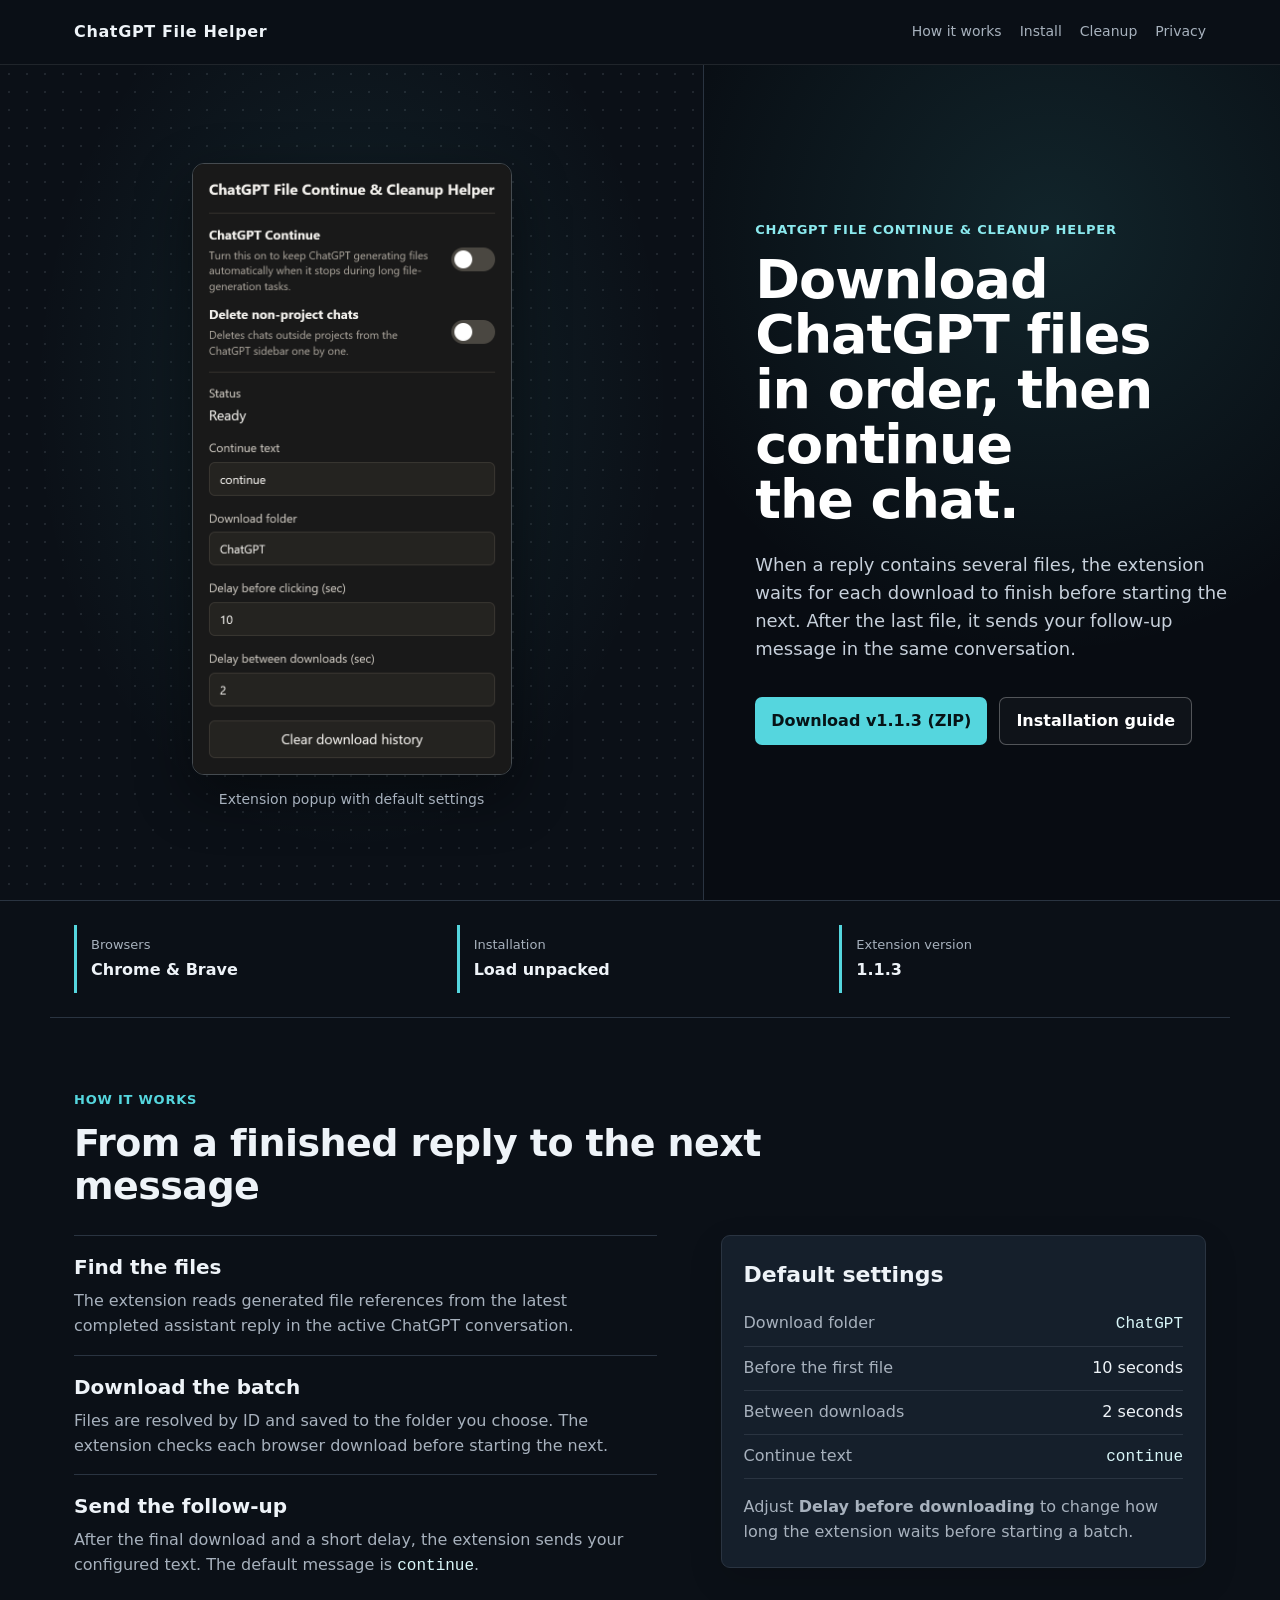
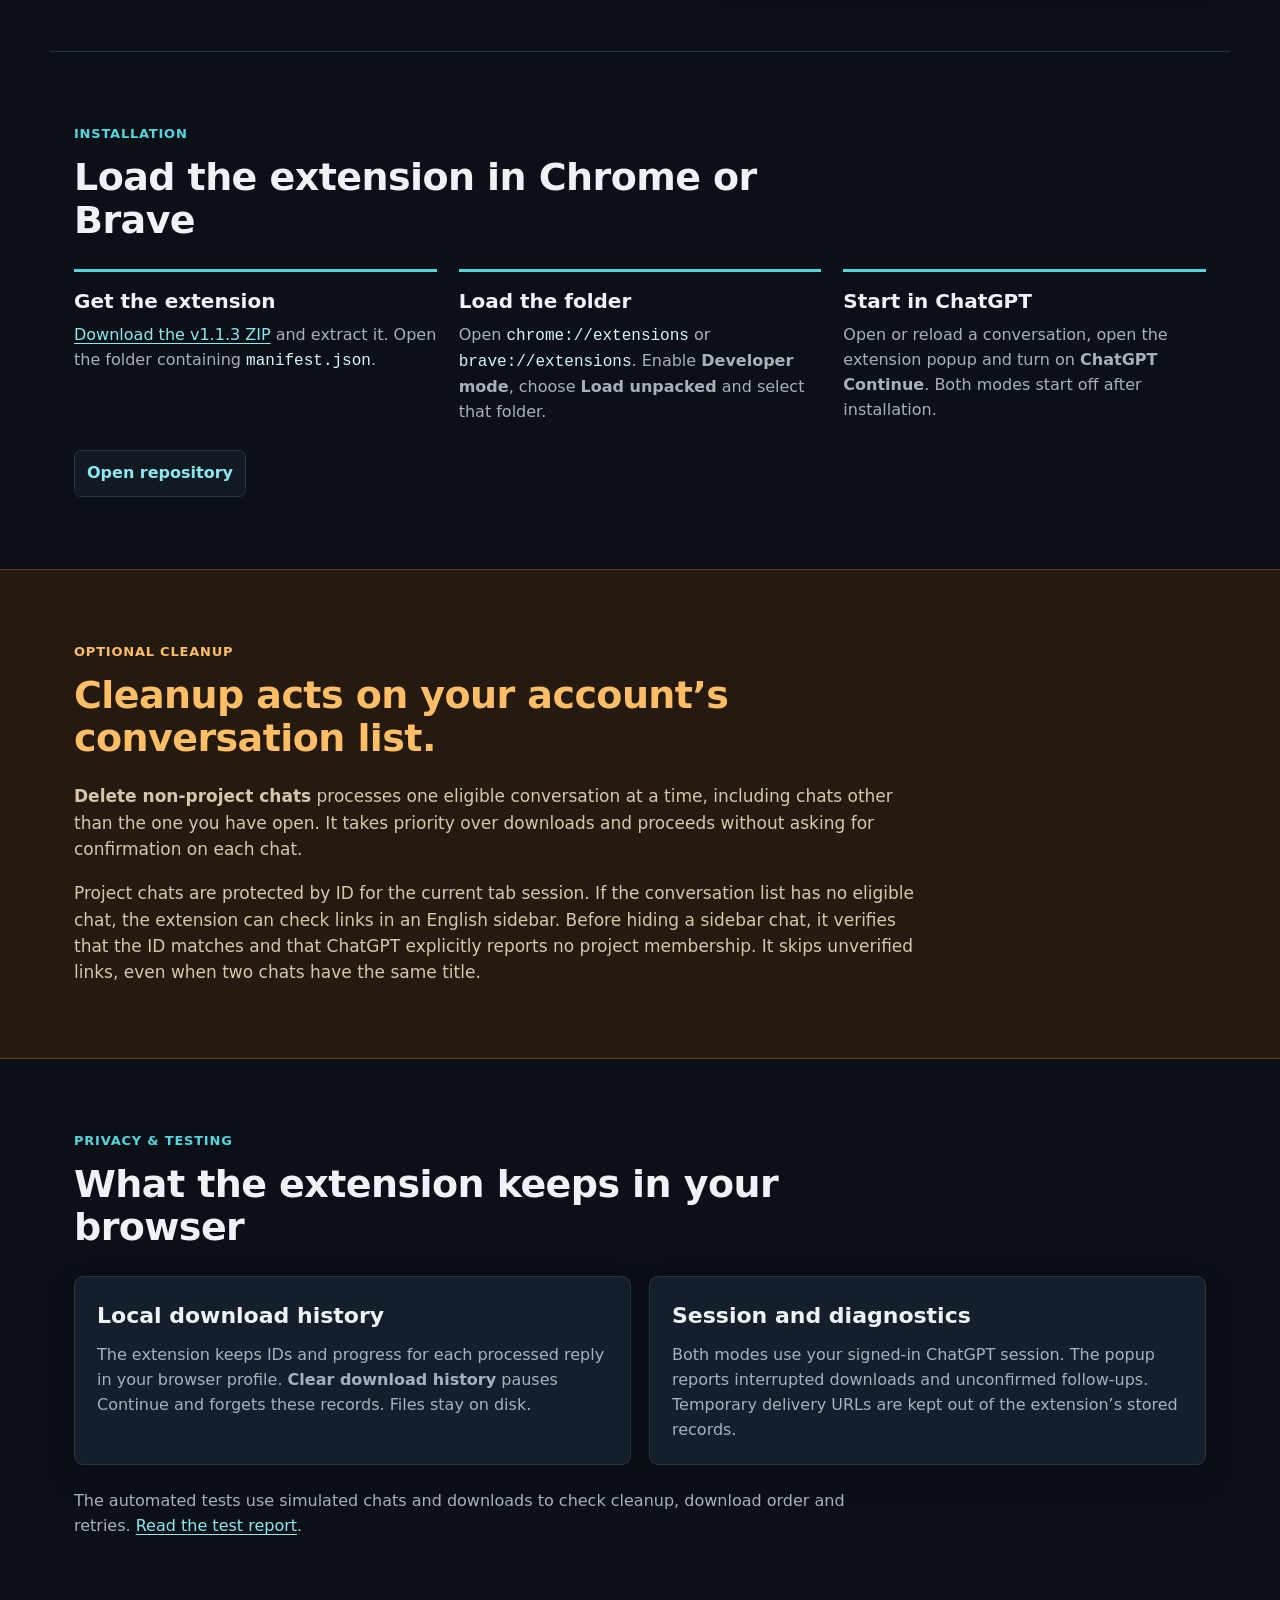
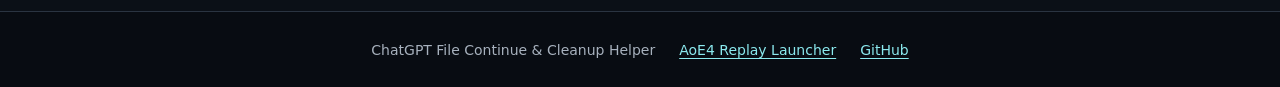
<file: docs/index.html>
<!doctype html>
<html lang="en">
<head>
  <meta charset="utf-8">
  <meta name="viewport" content="width=device-width, initial-scale=1">
  <meta name="color-scheme" content="dark">
  <meta name="theme-color" content="#0b1017">
  <meta name="description" content="A Chrome and Brave extension that downloads files from ChatGPT replies in order, then sends a follow-up message. Includes an optional conversation cleanup mode.">
  <meta property="og:title" content="ChatGPT File Continue &amp; Cleanup Helper">
  <meta property="og:description" content="Download generated files one at a time and continue the conversation after the batch finishes.">
  <title>ChatGPT File Continue &amp; Cleanup Helper</title>
  <link rel="stylesheet" href="assets/site.css">
  <link rel="stylesheet" href="assets/helper.css">
</head>
<body>
  <a class="skip-link" href="#main">Skip to content</a>
  <header class="site-header">
    <div class="nav">
      <a class="brand" href="#main">ChatGPT File Helper</a>
      <nav class="nav-links" aria-label="On this page">
        <a href="#workflow">How it works</a>
        <a href="#install">Install</a>
        <a href="#cleanup">Cleanup</a>
        <a href="#privacy">Privacy</a>
      </nav>
    </div>
  </header>

  <main id="main">
    <section class="hero" aria-labelledby="hero-title">
      <figure class="hero-media">
        <img src="assets/extension-popup.png" alt="Extension popup with both modes off, the continue message set to “continue” and the download folder set to “ChatGPT”.">
        <figcaption>Extension popup with default settings</figcaption>
      </figure>
      <div class="hero-content">
        <p class="eyebrow">ChatGPT File Continue &amp; Cleanup Helper</p>
        <h1 id="hero-title">Download ChatGPT files in order, then continue the chat.</h1>
        <p class="hero-copy">When a reply contains several files, the extension waits for each download to finish before starting the next. After the last file, it sends your follow-up message in the same conversation.</p>
        <div class="hero-actions">
          <a class="button primary" href="https://github.com/EKYavsil/ChatGPT-Continue-Cleanup-Helper/releases/download/v1.1.3/ChatGPT-Continue-Cleanup-Helper-v1.1.3.zip">Download v1.1.3 (ZIP)</a>
          <a class="button secondary" href="#install">Installation guide</a>
        </div>
      </div>
    </section>

    <section class="status-band" aria-label="Extension details">
      <div><span class="status-label">Browsers</span><strong>Chrome &amp; Brave</strong></div>
      <div><span class="status-label">Installation</span><strong>Load unpacked</strong></div>
      <div><span class="status-label">Extension version</span><strong>1.1.3</strong></div>
    </section>

    <section class="section technical" id="workflow" aria-labelledby="workflow-title">
      <div class="section-heading">
        <p class="eyebrow">How it works</p>
        <h2 id="workflow-title">From a finished reply to the next message</h2>
      </div>
      <div class="workflow-layout">
        <ol class="flow-list">
          <li><h3>Find the files</h3><p>The extension reads generated file references from the latest completed assistant reply in the active ChatGPT conversation.</p></li>
          <li><h3>Download the batch</h3><p>Files are resolved by ID and saved to the folder you choose. The extension checks each browser download before starting the next.</p></li>
          <li><h3>Send the follow-up</h3><p>After the final download and a short delay, the extension sends your configured text. The default message is <code>continue</code>.</p></li>
        </ol>
        <aside class="panel settings" aria-label="Default extension settings">
          <h3>Default settings</h3>
          <dl>
            <div><dt>Download folder</dt><dd><code>ChatGPT</code></dd></div>
            <div><dt>Before the first file</dt><dd>10 seconds</dd></div>
            <div><dt>Between downloads</dt><dd>2 seconds</dd></div>
            <div><dt>Continue text</dt><dd><code>continue</code></dd></div>
          </dl>
          <p>Adjust <strong>Delay before downloading</strong> to change how long the extension waits before starting a batch.</p>
        </aside>
      </div>
    </section>

    <section class="section repair" id="install" aria-labelledby="install-title">
      <div class="section-heading">
        <p class="eyebrow">Installation</p>
        <h2 id="install-title">Load the extension in Chrome or Brave</h2>
      </div>
      <ol class="install-list">
        <li><h3>Get the extension</h3><p><a href="https://github.com/EKYavsil/ChatGPT-Continue-Cleanup-Helper/releases/download/v1.1.3/ChatGPT-Continue-Cleanup-Helper-v1.1.3.zip">Download the v1.1.3 ZIP</a> and extract it. Open the folder containing <code>manifest.json</code>.</p></li>
        <li><h3>Load the folder</h3><p>Open <code>chrome://extensions</code> or <code>brave://extensions</code>. Enable <strong>Developer mode</strong>, choose <strong>Load unpacked</strong> and select that folder.</p></li>
        <li><h3>Start in ChatGPT</h3><p>Open or reload a conversation, open the extension popup and turn on <strong>ChatGPT Continue</strong>. Both modes start off after installation.</p></li>
      </ol>
      <div class="link-row"><a href="https://github.com/EKYavsil/ChatGPT-Continue-Cleanup-Helper">Open repository</a></div>
    </section>

    <section class="section warning-section cleanup" id="cleanup" aria-labelledby="cleanup-title">
      <div class="cleanup-inner">
        <p class="eyebrow">Optional cleanup</p>
        <h2 id="cleanup-title">Cleanup acts on your account’s conversation list.</h2>
        <div class="text-block">
          <p><strong>Delete non-project chats</strong> processes one eligible conversation at a time, including chats other than the one you have open. It takes priority over downloads and proceeds without asking for confirmation on each chat.</p>
          <p>Project chats are protected by ID for the current tab session. If the conversation list has no eligible chat, the extension can check links in an English sidebar. Before hiding a sidebar chat, it verifies that the ID matches and that ChatGPT explicitly reports no project membership. It skips unverified links, even when two chats have the same title.</p>
        </div>
      </div>
    </section>

    <section class="section" id="privacy" aria-labelledby="privacy-title">
      <div class="section-heading">
        <p class="eyebrow">Privacy &amp; testing</p>
        <h2 id="privacy-title">What the extension keeps in your browser</h2>
      </div>
      <div class="technical-grid">
        <article class="panel"><h3>Local download history</h3><p>The extension keeps IDs and progress for each processed reply in your browser profile. <strong>Clear download history</strong> pauses Continue and forgets these records. Files stay on disk.</p></article>
        <article class="panel"><h3>Session and diagnostics</h3><p>Both modes use your signed-in ChatGPT session. The popup reports interrupted downloads and unconfirmed follow-ups. Temporary delivery URLs are kept out of the extension’s stored records.</p></article>
      </div>
      <p class="test-note">The automated tests use simulated chats and downloads to check cleanup, download order and retries. <a href="https://github.com/EKYavsil/ChatGPT-Continue-Cleanup-Helper/blob/main/tests/README.md">Read the test report</a>.</p>
    </section>
  </main>

  <footer class="site-footer">
    <p>ChatGPT File Continue &amp; Cleanup Helper</p>
    <p><a href="https://ekyavsil.github.io/AoE4-Replay-Launcher/">AoE4 Replay Launcher</a></p>
    <p><a href="https://github.com/EKYavsil/ChatGPT-Continue-Cleanup-Helper">GitHub</a></p>
  </footer>
</body>
</html>
</file>
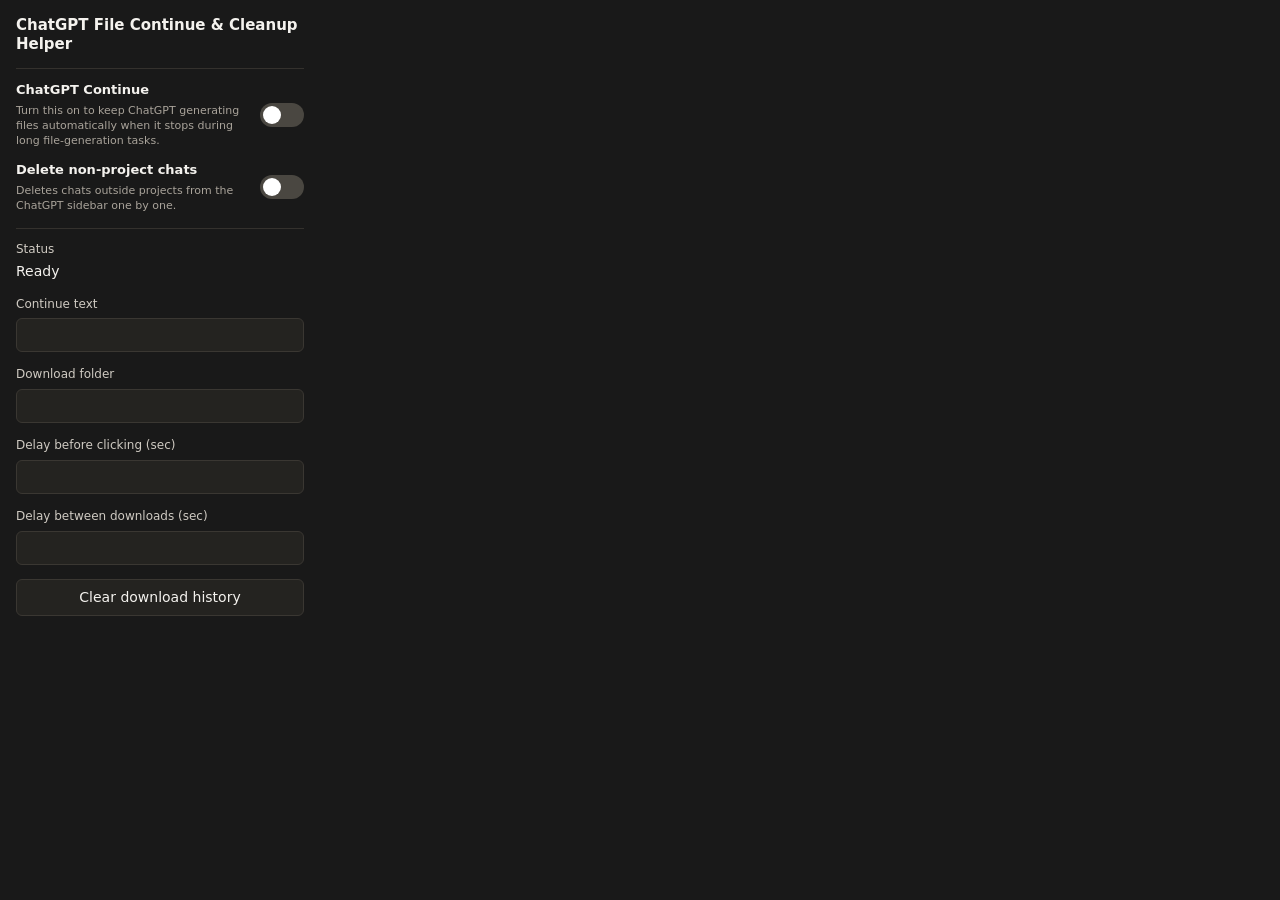
<file: popup.html>
<!doctype html>
<html lang="en">
  <head>
    <meta charset="utf-8">
    <meta name="viewport" content="width=device-width, initial-scale=1">
    <title>ChatGPT File Continue & Cleanup Helper</title>
    <link rel="stylesheet" href="popup.css">
  </head>
  <body>
    <main>
      <header>
        <h1>ChatGPT File Continue & Cleanup Helper</h1>
      </header>

      <section class="switch-group">
        <div class="switch-row">
          <div>
            <strong>ChatGPT Continue</strong>
            <small>Turn this on to keep ChatGPT generating files automatically when it stops during long file-generation tasks.</small>
          </div>
          <label class="switch">
            <input id="enabled" type="checkbox">
            <span></span>
          </label>
        </div>

        <div class="switch-row">
          <div>
            <strong>Delete non-project chats</strong>
            <small>Deletes chats outside projects from the ChatGPT sidebar one by one.</small>
          </div>
          <label class="switch">
            <input id="deleteNonProjectChatsEnabled" type="checkbox">
            <span></span>
          </label>
        </div>
      </section>

      <section>
        <div class="label">Status</div>
        <p id="status">Ready</p>
      </section>

      <label>
        Continue text
        <input id="continueText" type="text" autocomplete="off">
      </label>

      <label>
        Download folder
        <input id="downloadSubfolder" type="text" autocomplete="off">
      </label>

      <label>
        Delay before clicking (sec)
        <input id="delayBeforeDownloadSeconds" type="number" min="0" max="60" step="0.1" autocomplete="off">
      </label>

      <label>
        Delay between downloads (sec)
        <input id="delayBetweenDownloadsSeconds" type="number" min="0" max="10" step="0.1" autocomplete="off">
      </label>

      <button id="resetHistory" type="button">Clear download history</button>
    </main>
    <script src="popup.js"></script>
  </body>
</html>
</file>
<file: docs/assets/site.css>
:root {
  color-scheme: dark;
  --ink: #eef3f8;
  --muted: #a7b1bd;
  --line: #2a3441;
  --surface: #0b1017;
  --surface-raised: #111923;
  --soft: #151f2b;
  --soft-hover: #1a2633;
  --accent: #55d6de;
  --accent-strong: #8be9ee;
  --accent-ink: #061316;
  --warn: #ffbd66;
  --warn-bg: #241a0f;
  --warn-line: #5c4120;
  --shadow: 0 18px 50px rgba(0, 0, 0, 0.24);
}

* {
  box-sizing: border-box;
}

html {
  scroll-behavior: smooth;
  background: var(--surface);
}

body {
  margin: 0;
  font-family: Inter, ui-sans-serif, system-ui, -apple-system, BlinkMacSystemFont, "Segoe UI", sans-serif;
  background: var(--surface);
  color: var(--ink);
  line-height: 1.55;
}

a {
  color: var(--accent-strong);
  text-decoration-thickness: 1px;
  text-underline-offset: 3px;
}

a:hover {
  color: #c3f7f9;
}

code,
pre {
  font-family: "Cascadia Code", "SFMono-Regular", Consolas, monospace;
}

code {
  color: #d9f6f8;
}

.site-header {
  position: sticky;
  top: 0;
  z-index: 10;
  background: rgba(11, 16, 23, 0.9);
  border-bottom: 1px solid rgba(255, 255, 255, 0.09);
  backdrop-filter: blur(14px);
  -webkit-backdrop-filter: blur(14px);
}

.nav {
  max-width: 1180px;
  margin: 0 auto;
  min-height: 64px;
  padding: 0 24px;
  display: flex;
  align-items: center;
  justify-content: space-between;
  gap: 24px;
}

.brand {
  font-weight: 800;
  color: var(--ink);
  text-decoration: none;
  letter-spacing: 0.04em;
}

.nav-links {
  display: flex;
  flex-wrap: wrap;
  gap: 18px;
  font-size: 14px;
}

.nav-links a {
  color: var(--muted);
  text-decoration: none;
  transition: color 160ms ease;
}

.nav-links a:hover {
  color: var(--ink);
}

.hero {
  min-height: calc(100vh - 64px);
  display: grid;
  grid-template-columns: minmax(0, 1.1fr) minmax(360px, 0.9fr);
  align-items: stretch;
  border-bottom: 1px solid var(--line);
  background:
    radial-gradient(circle at 82% 20%, rgba(85, 214, 222, 0.12), transparent 34%),
    #080c12;
  color: #fff;
}

.hero-media {
  min-height: 520px;
  overflow: hidden;
  background: #05080c;
}

.hero-media img {
  width: 100%;
  height: 100%;
  object-fit: cover;
  object-position: center;
  display: block;
  filter: saturate(0.92) contrast(1.04) brightness(0.84);
}

.hero-content {
  padding: 72px 56px;
  display: flex;
  flex-direction: column;
  justify-content: center;
}

.eyebrow {
  margin: 0 0 12px;
  color: var(--accent);
  font-size: 13px;
  font-weight: 800;
  letter-spacing: 0.06em;
  text-transform: uppercase;
}

.hero .eyebrow {
  color: var(--accent-strong);
}

h1,
h2,
h3,
p {
  overflow-wrap: anywhere;
}

h1 {
  margin: 0;
  max-width: 760px;
  font-size: 54px;
  line-height: 1.02;
  letter-spacing: -0.02em;
}

.hero-copy {
  max-width: 660px;
  margin: 24px 0 0;
  color: #c7d0db;
  font-size: 18px;
}

.hero-actions {
  display: flex;
  flex-wrap: wrap;
  gap: 12px;
  margin-top: 34px;
}

.button {
  min-height: 44px;
  padding: 11px 16px;
  border-radius: 7px;
  display: inline-flex;
  align-items: center;
  font-weight: 700;
  text-decoration: none;
  transition: transform 160ms ease, background 160ms ease, border-color 160ms ease;
}

.button:hover {
  transform: translateY(-1px);
}

.button.primary {
  background: var(--accent);
  color: var(--accent-ink);
}

.button.primary:hover {
  background: var(--accent-strong);
  color: var(--accent-ink);
}

.button.secondary {
  border: 1px solid rgba(255, 255, 255, 0.28);
  color: #ffffff;
  background: rgba(255, 255, 255, 0.03);
}

.button.secondary:hover {
  border-color: rgba(255, 255, 255, 0.5);
  background: rgba(255, 255, 255, 0.07);
}

.status-band {
  max-width: 1180px;
  margin: 0 auto;
  padding: 24px;
  display: grid;
  grid-template-columns: repeat(3, minmax(0, 1fr));
  gap: 16px;
}

.status-band div {
  border-left: 3px solid var(--accent);
  padding: 10px 0 10px 14px;
}

.status-label {
  display: block;
  color: var(--muted);
  font-size: 13px;
}

.status-band strong {
  display: block;
  margin-top: 3px;
  color: var(--ink);
  font-size: 16px;
}

.section {
  max-width: 1180px;
  margin: 0 auto;
  padding: 72px 24px;
}

.section-heading {
  max-width: 760px;
  margin-bottom: 28px;
}

.section h2 {
  margin: 0;
  color: var(--ink);
  font-size: 38px;
  line-height: 1.12;
  letter-spacing: -0.015em;
}

.text-block {
  max-width: 860px;
  color: var(--muted);
  font-size: 17px;
}

.text-block p {
  margin: 0 0 18px;
}

.evidence-grid {
  display: grid;
  grid-template-columns: repeat(2, minmax(0, 1fr));
  gap: 22px;
}

figure {
  margin: 0;
  border: 1px solid var(--line);
  border-radius: 9px;
  background: var(--surface-raised);
  overflow: hidden;
  box-shadow: var(--shadow);
}

figure img {
  width: 100%;
  aspect-ratio: 16 / 9;
  object-fit: cover;
  display: block;
  background: var(--soft);
}

figcaption {
  padding: 16px;
  color: var(--muted);
  font-size: 15px;
}

figcaption strong {
  color: var(--ink);
}

.technical,
.repair {
  border-top: 1px solid var(--line);
}

.technical-grid {
  display: grid;
  grid-template-columns: repeat(2, minmax(0, 1fr));
  gap: 18px;
}

.panel,
.code-panel {
  border: 1px solid var(--line);
  border-radius: 9px;
  padding: 22px;
  background: var(--soft);
  box-shadow: 0 12px 34px rgba(0, 0, 0, 0.13);
}

.panel h3 {
  margin: 0 0 10px;
  color: var(--ink);
  font-size: 22px;
}

.panel p {
  margin: 0 0 18px;
  color: var(--muted);
}

pre {
  margin: 0;
  padding: 14px;
  overflow-x: auto;
  background: #070b10;
  color: #e7edf5;
  border: 1px solid #202a36;
  border-radius: 7px;
  font-size: 13px;
}

.code-panel {
  margin-top: 18px;
  background: var(--surface-raised);
}

.code-title {
  margin: 0 0 12px;
  color: var(--ink);
  font-weight: 800;
}

.warning-section {
  max-width: none;
  background: var(--warn-bg);
  border-top: 1px solid var(--warn-line);
  border-bottom: 1px solid var(--warn-line);
}

.warning-section > * {
  max-width: 1180px;
  margin-left: auto;
  margin-right: auto;
}

.warning-section .eyebrow,
.warning-section h2 {
  color: var(--warn);
}

.warning-section .text-block {
  color: #d9c6aa;
}

.repair-list {
  display: grid;
  grid-template-columns: repeat(3, minmax(0, 1fr));
  gap: 18px;
}

.repair-list div {
  border-top: 3px solid var(--accent);
  padding-top: 14px;
}

.step {
  color: var(--accent);
  font-weight: 900;
}

.repair-list p {
  color: var(--muted);
}

.link-row {
  display: flex;
  flex-wrap: wrap;
  gap: 14px;
  margin-top: 26px;
}

.link-row a {
  border: 1px solid var(--line);
  border-radius: 7px;
  padding: 10px 12px;
  background: var(--surface-raised);
  color: var(--accent-strong);
  text-decoration: none;
  font-weight: 700;
  transition: background 160ms ease, border-color 160ms ease;
}

.link-row a:hover {
  background: var(--soft-hover);
  border-color: #445162;
}

.timeline {
  list-style: none;
  margin: 0;
  padding: 0;
  border-top: 1px solid var(--line);
}

.timeline li {
  display: grid;
  grid-template-columns: 56px minmax(0, 1fr);
  gap: 18px;
  padding: 18px 0;
  border-bottom: 1px solid var(--line);
}

.timeline span {
  color: var(--accent);
  font-weight: 900;
}

.timeline p {
  margin: 0;
  color: var(--muted);
}

.site-footer {
  border-top: 1px solid var(--line);
  padding: 28px 24px;
  display: flex;
  justify-content: center;
  gap: 24px;
  background: #080c12;
  color: var(--muted);
  font-size: 14px;
}

.site-footer p {
  margin: 0;
}

@media (max-width: 860px) {
  .nav {
    align-items: flex-start;
    flex-direction: column;
    padding-top: 14px;
    padding-bottom: 14px;
  }

  .hero {
    grid-template-columns: 1fr;
  }

  .hero-media {
    min-height: 280px;
  }

  .hero-content {
    padding: 42px 24px 56px;
  }

  h1 {
    font-size: 40px;
  }

  .section h2 {
    font-size: 30px;
  }

  .status-band,
  .evidence-grid,
  .technical-grid,
  .repair-list {
    grid-template-columns: 1fr;
  }

  .site-footer {
    display: block;
    text-align: center;
  }

  .site-footer p + p {
    margin-top: 8px;
  }
}

@media (max-width: 520px) {
  .nav-links {
    gap: 12px;
  }

  h1 {
    font-size: 34px;
  }

  .hero-copy,
  .text-block {
    font-size: 16px;
  }
}
</file>
<file: docs/assets/helper.css>
html {
  scroll-padding-top: 78px;
}

.skip-link {
  position: fixed;
  z-index: 20;
  left: 12px;
  top: 10px;
  padding: 8px 14px;
  background: var(--surface-raised);
  transform: translateY(-180%);
}

.skip-link:focus {
  transform: none;
}

a:focus-visible {
  outline: 2px solid var(--accent-strong);
  outline-offset: 4px;
}

.hero {
  min-height: clamp(620px, calc(100svh - 64px), 850px);
}

.hero-media {
  display: flex;
  flex-direction: column;
  align-items: center;
  justify-content: center;
  padding: 38px 24px 30px;
  border: 0;
  border-right: 1px solid var(--line);
  border-radius: 0;
  box-shadow: none;
  background:
    radial-gradient(ellipse at 50% 40%, rgba(85, 214, 222, .1), transparent 64%),
    radial-gradient(circle, rgba(167, 177, 189, .14) 1px, transparent 1px) 0 0 / 18px 18px,
    var(--surface);
}

.hero-media img {
  width: min(320px, 90%, max(267px, 43vh));
  height: auto;
  aspect-ratio: auto;
  filter: none;
  border: 1px solid #454b50;
  border-radius: 12px;
  box-shadow: 0 20px 55px rgba(0, 0, 0, .48);
}

.hero-media figcaption {
  padding: 14px 0 0;
  font-size: 14px;
}

.hero-content { padding-inline: clamp(24px, 4vw, 72px); }
.hero-content h1 { text-wrap: balance; }
.workflow-layout { display: grid; grid-template-columns: 1.2fr 1fr; gap: clamp(24px, 5vw, 72px); align-items: start; }
.flow-list, .install-list { padding: 0; margin: 0; list-style: none; }
.flow-list li { border-top: 1px solid var(--line); padding: 16px 0; }
.flow-list li:last-child { padding-bottom: 0; }
.flow-list h3, .install-list h3 { margin: 0 0 6px; font-size: 20px; }
.flow-list p, .install-list p { margin: 0; color: var(--muted); }
.settings dl { margin: 10px 0 16px; }
.settings dl div { display: flex; justify-content: space-between; gap: 12px; padding: 9px 0; border-bottom: 1px solid var(--line); }
.settings dt { color: var(--muted); }
.settings dd { margin: 0; }
.panel p:last-child, .cleanup p:last-child { margin-bottom: 0; }
.install-list { display: grid; grid-template-columns: repeat(3, minmax(0, 1fr)); gap: 22px; }
.install-list li { border-top: 3px solid var(--accent); padding-top: 14px; }
.cleanup-inner { max-width: 1132px; }
.cleanup h2 { max-width: 760px; margin-bottom: 24px; }
.test-note { margin: 24px 0 0; max-width: 78ch; color: var(--muted); }

@media (max-width: 860px) {
  html { scroll-padding-top: 110px; }
  .nav { gap: 8px; padding-block: 10px; }
  .hero { min-height: auto; }
  .hero-content { grid-row: 1; }
  .hero-media { border-right: 0; border-top: 1px solid var(--line); }
  .hero-media img { width: min(300px, 92%); }
  .workflow-layout, .install-list { grid-template-columns: 1fr; }
}

@media (prefers-reduced-motion: reduce) {
  html { scroll-behavior: auto; }
  .button, .nav-links a { transition: none; }
  .button:hover { transform: none; }
}
</file>
<file: popup.css>
* {
  box-sizing: border-box;
}

body {
  width: 320px;
  margin: 0;
  color: #f4f2ee;
  background: #191919;
  font: 14px/1.4 system-ui, -apple-system, BlinkMacSystemFont, "Segoe UI", sans-serif;
}

main {
  display: grid;
  gap: 14px;
  padding: 16px;
}

header {
  display: flex;
  align-items: center;
  justify-content: space-between;
  gap: 12px;
}

.switch-group {
  display: grid;
  gap: 12px;
  border-top: 1px solid #34312d;
  padding-top: 12px;
}

.switch-row {
  display: flex;
  align-items: center;
  justify-content: space-between;
  gap: 12px;
}

.switch-row div {
  display: grid;
  gap: 4px;
}

.switch-row strong {
  font-size: 13px;
  font-weight: 650;
}

.switch-row small {
  color: #a9a39a;
  font-size: 11px;
}

h1 {
  margin: 0;
  font-size: 15px;
  font-weight: 650;
  line-height: 1.25;
}

label {
  display: grid;
  gap: 6px;
  color: #cfcac2;
  font-size: 12px;
}

input,
select,
button {
  width: 100%;
  border: 1px solid #3a3732;
  border-radius: 6px;
  color: #f4f2ee;
  background: #242320;
  font: inherit;
}

input,
select {
  height: 34px;
  padding: 0 10px;
}

button {
  min-height: 36px;
  padding: 8px 10px;
  cursor: pointer;
}

button:hover {
  background: #2f2d29;
}

.switch {
  width: auto;
  display: block;
}

.switch input {
  position: absolute;
  opacity: 0;
  pointer-events: none;
}

.switch span {
  display: block;
  width: 44px;
  height: 24px;
  border-radius: 999px;
  background: #4a4741;
  position: relative;
}

.switch span::after {
  content: "";
  position: absolute;
  width: 18px;
  height: 18px;
  top: 3px;
  left: 3px;
  border-radius: 50%;
  background: white;
  transition: transform 120ms ease;
}

.switch input:checked + span {
  background: #2f9e67;
}

.switch input:checked + span::after {
  transform: translateX(20px);
}

section:not(.switch-group) {
  border-top: 1px solid #34312d;
  padding-top: 12px;
}

.label {
  color: #cfcac2;
  font-size: 12px;
}

p {
  margin: 4px 0 0;
  min-height: 20px;
}
</file>
